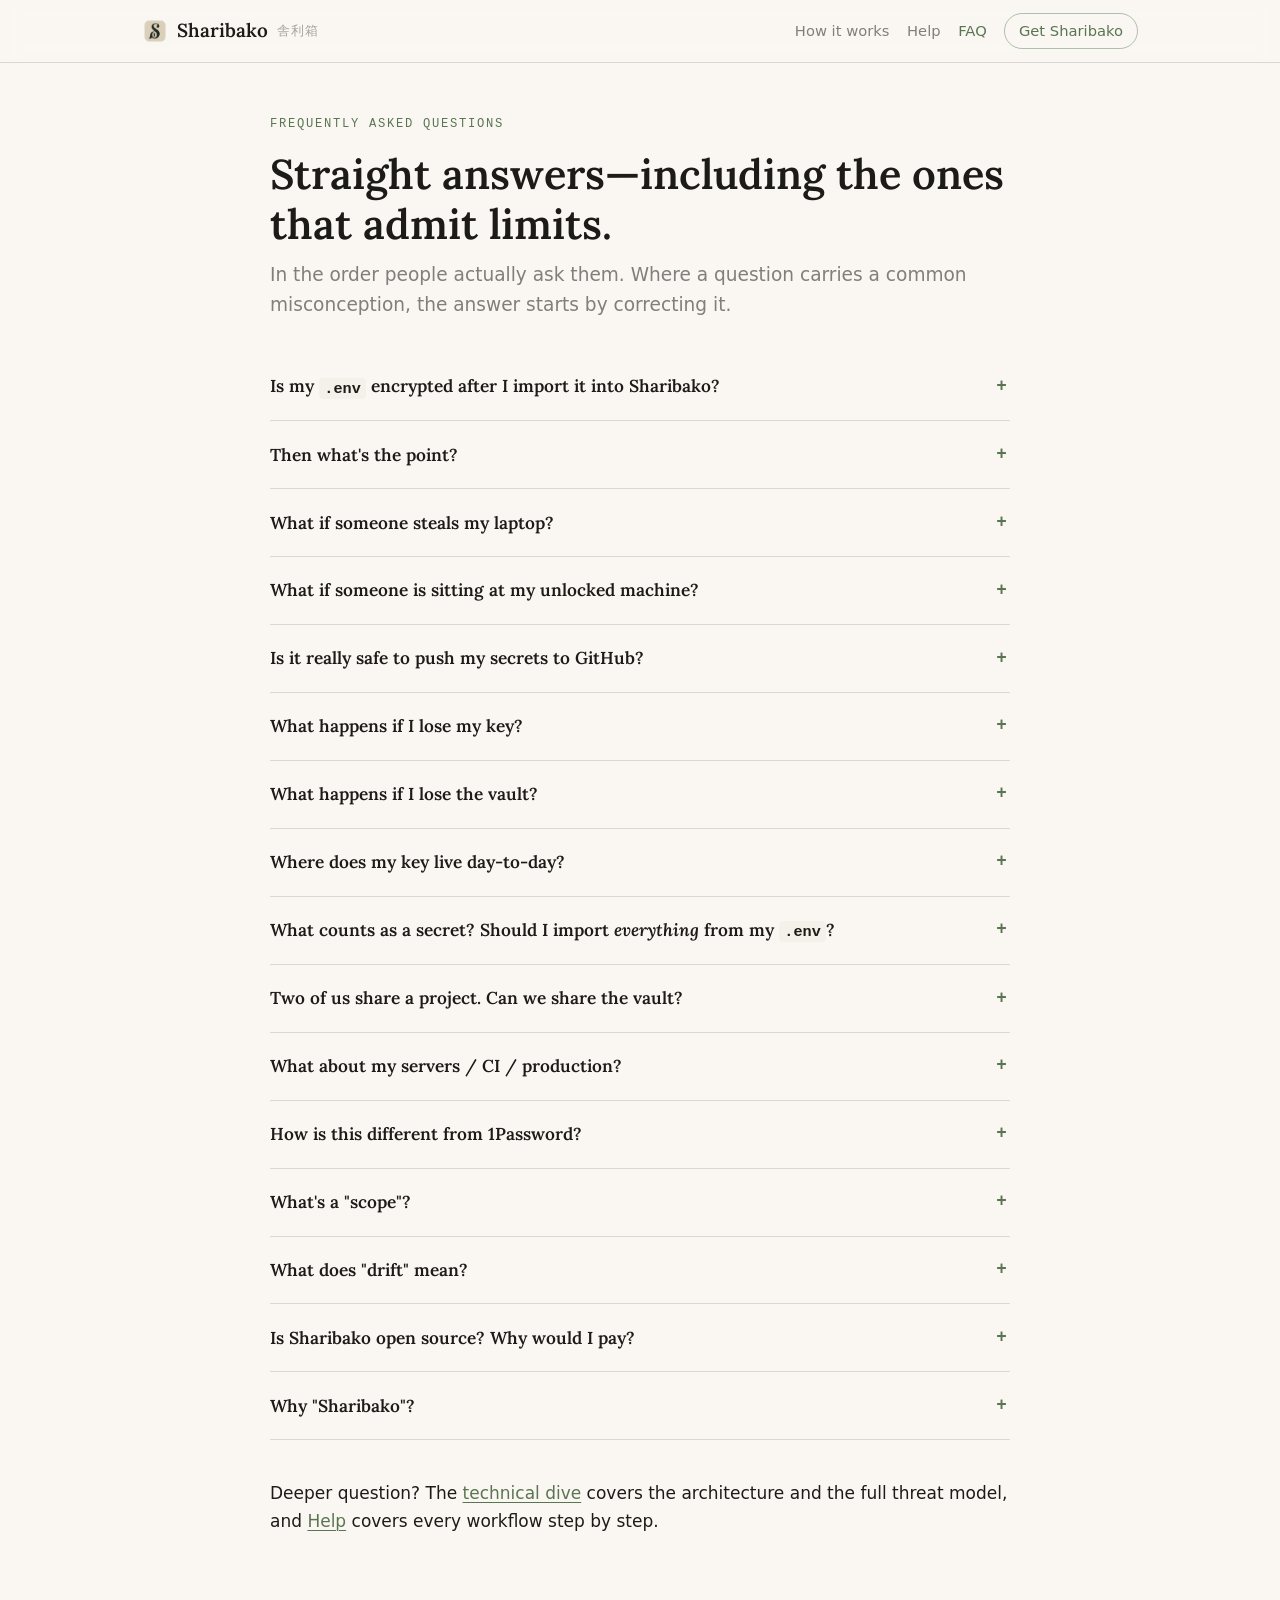
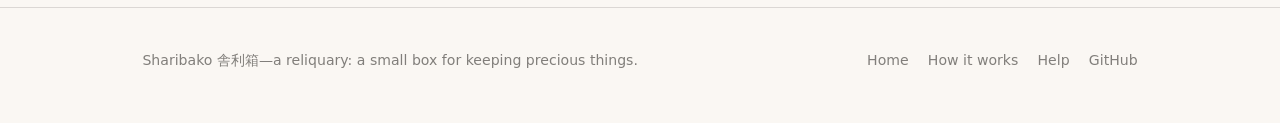
<file: faq.html>
<!DOCTYPE html>
<html lang="en">
<head>
  <meta charset="UTF-8" />
  <meta name="viewport" content="width=device-width, initial-scale=1.0" />
  <title>Sharibako FAQ—honest answers about secrets, encryption, and your vault</title>
  <meta name="description" content="Is my .env encrypted? What if my laptop is stolen? Is pushing secrets to GitHub safe? What if I lose my key? Straight answers, including the ones that admit limits." />
  <link rel="canonical" href="https://sharibako.sageframe.net/faq.html" />
  <link rel="icon" type="image/png" sizes="32x32" href="assets/icons/favicon-32.png" />
  <link rel="apple-touch-icon" href="assets/icons/apple-touch-icon.png" />
  <link rel="preconnect" href="https://fonts.googleapis.com" />
  <link rel="preconnect" href="https://fonts.gstatic.com" crossorigin />
  <link href="https://fonts.googleapis.com/css2?family=Lora:ital,wght@0,400;0,600;1,400;1,600&display=swap" rel="stylesheet" />
  <link rel="stylesheet" href="assets/css/site.css" />
</head>
<body>

<header class="site-header">
  <div class="header-inner">
    <a class="wordmark" href="/">
      <img src="assets/icons/app-icon.png" alt="" />
      Sharibako <span class="kanji">舎利箱</span>
    </a>
    <nav class="site-nav">
      <a href="how-it-works.html">How it works</a>
      <a href="help.html">Help</a>
      <a href="faq.html" aria-current="page">FAQ</a>
      <a class="nav-cta" href="/#get">Get Sharibako</a>
    </nav>
  </div>
</header>

<div class="page narrow prose">
  <div class="kicker">Frequently asked questions</div>
  <h1>Straight answers—including the ones that admit limits.</h1>
  <p class="lede">In the order people actually ask them. Where a question
  carries a common misconception, the answer starts by correcting it.</p>

  <div class="faq-list">

    <details>
      <summary>Is my <code>.env</code> encrypted after I import it into Sharibako?</summary>
      <div class="answer">
        <p><strong>No—and that's deliberate.</strong> Your tools need to read
        that file; encrypting it would break them or require decrypting it
        constantly, which protects nothing on a live machine. Importing makes
        an <em>encrypted copy</em> in the vault. The <code>.env</code> in your
        project stays exactly as it was—except now it's disposable, because
        the vault can regenerate it.</p>
      </div>
    </details>

    <details>
      <summary>Then what's the point?</summary>
      <div class="answer">
        <p>Before Sharibako, each <code>.env</code> was the only copy of its
        secrets—unbackable, unversioned, unrotatable, one
        <code>git add .</code> from disaster. After, the canonical copy is
        encrypted, versioned, backed up to a remote that only sees ciphertext,
        and shared keys live once instead of eight times. The working file
        goes from <strong>single point of failure</strong> to
        <strong>cache</strong>.</p>
      </div>
    </details>

    <details>
      <summary>What if someone steals my laptop?</summary>
      <div class="answer">
        <p>FileVault—Mac full-disk encryption, on by default—is your
        protection there, for everything on the disk, <code>.env</code> files
        included. Sharibako adds that the vault's contents are ciphertext even
        <em>inside</em> the disk image, and your decryption key is in the
        Keychain, which the thief can't open without your fingerprint or
        password.</p>
      </div>
    </details>

    <details>
      <summary>What if someone is sitting at my unlocked machine?</summary>
      <div class="answer">
        <p>Then they are you, as far as the machine is concerned—they can
        read your browser sessions, your SSH keys, and any <code>.env</code>
        file. <strong>No dev-secret tool can protect a live, unlocked session,
        and any that claims to is selling theater.</strong> What Sharibako
        gates behind Touch&nbsp;ID is the <em>vault</em>: revealing a stored
        secret's value, decrypting for materialize or run. The blast radius of
        an unlocked machine is your working files—not your whole vault.</p>
      </div>
    </details>

    <details>
      <summary>Is it really safe to push my secrets to GitHub?</summary>
      <div class="answer">
        <p>The remote only ever receives age-encrypted files—ciphertext.
        Without your private key (which never leaves your machine and
        Keychain), the repo's contents are noise. Use a private repo anyway:
        defense in depth, and the <em>names</em> of your scopes and keys are
        metadata you may not want public. One honest caveat: git history
        retains old ciphertext forever, so treat "delete from vault" as "stop
        using," not "erase from time."</p>
      </div>
    </details>

    <details>
      <summary>What happens if I lose my key?</summary>
      <div class="answer">
        <p><strong>You lose the vault.</strong> That is the deal with real
        encryption—there is no recovery email. This is why first-run makes
        you save a backup copy of the key and verifies you actually did. Keep
        that backup somewhere durable: iCloud Drive, a printed copy, a
        password manager. Vault + key = everything; vault − key = nothing.</p>
      </div>
    </details>

    <details>
      <summary>What happens if I lose the vault?</summary>
      <div class="answer">
        <p>If you configured a remote: <code>git clone</code>, restore your
        key, materialize—you're back. If you never set a remote and the disk
        is gone, the vault is gone. <strong>Set the remote.</strong> It's one
        field in first-run.</p>
      </div>
    </details>

    <details>
      <summary>Where does my key live day-to-day?</summary>
      <div class="answer">
        <p>In the macOS Keychain, stored so that reading it requires user
        presence—Touch&nbsp;ID or your password. When Sharibako needs it, it
        asks, uses it, and scrubs the temporary copy. A successful
        Touch&nbsp;ID is reused for five minutes so bulk operations don't
        prompt you per secret.</p>
      </div>
    </details>

    <details>
      <summary>What counts as a secret? Should I import <em>everything</em> from my <code>.env</code>?</summary>
      <div class="answer">
        <p>Import anything you'd have to rotate if it leaked. Skip pure
        configuration—ports, hostnames, flags—that belongs in git,
        visibly. Sharibako's import lets you decide per key: import it, mark
        it shared, leave it alone, or skip it.</p>
      </div>
    </details>

    <details>
      <summary>Two of us share a project. Can we share the vault?</summary>
      <div class="answer">
        <p>Two humans who trust each other can share the vault repo and the
        key—it works fine. What Sharibako doesn't have is <em>team
        features</em>: no per-person access, no audit log of who read what, no
        revoking one person. When you need those, you've outgrown the tool—use a team secret manager.</p>
      </div>
    </details>

    <details>
      <summary>What about my servers / CI / production?</summary>
      <div class="answer">
        <p>Out of scope, honestly. <code>run</code> and
        <code>materialize</code> are for humans at dev machines. Production
        secrets belong in your platform's secret manager—AWS Secrets
        Manager, Vault, your PaaS's env config—which exist precisely for
        unattended machines. Sharibako is for the laptop end of the
        pipeline.</p>
      </div>
    </details>

    <details>
      <summary>How is this different from 1Password?</summary>
      <div class="answer">
        <p>A password manager stores secrets; it doesn't know what a project
        is. Sharibako is project-shaped: it knows which directory maps to
        which secrets, writes and regenerates <code>.env</code> files, detects
        drift, injects into processes, and de-duplicates keys across projects.
        Keep your logins in the password manager; keep your project secrets
        somewhere that understands projects. (And keep your key
        <em>backup</em> in the password manager—good pairing.)</p>
      </div>
    </details>

    <details>
      <summary>What's a "scope"?</summary>
      <div class="answer">
        <p>One project's slice of the vault—usually one repo ↔ one scope.
        The <code>.sharibako</code> marker file in your project directory
        records which scope it binds to and where the <code>.env</code> should
        be written. The marker contains no secrets.</p>
      </div>
    </details>

    <details>
      <summary>What does "drift" mean?</summary>
      <div class="answer">
        <p>Your <code>.env</code> says one thing, the vault says another—usually because you hand-edited the file. Check Drift shows exactly
        which keys differ, and you choose the winner: reconcile from the
        vault, or re-import the file's value.</p>
      </div>
    </details>

    <details>
      <summary>Is Sharibako open source? Why would I pay?</summary>
      <div class="answer">
        <p>Fully open source, GPL-3.0—a security tool you can't read is a
        tool you're taking on faith. The paid download buys you the signed,
        notarized, ready-to-run build (no toolchain, no Gatekeeper fights) and
        supports development. Same code either way.</p>
      </div>
    </details>

    <details>
      <summary>Why "Sharibako"?</summary>
      <div class="answer">
        <p>舎利箱—a reliquary: a small box for keeping precious things.
        That's the whole product in one word.</p>
      </div>
    </details>

  </div>

  <p style="margin-top:2.4rem;">Deeper question? The
  <a href="how-it-works.html">technical dive</a> covers the architecture and
  the full threat model, and <a href="help.html">Help</a> covers every
  workflow step by step.</p>
</div>

<footer class="site-footer">
  <div class="footer-inner">
    <div>Sharibako <span class="kanji">舎利箱</span>—a reliquary: a small box for keeping precious things.</div>
    <div class="footer-links">
      <a href="/">Home</a>
      <a href="how-it-works.html">How it works</a>
      <a href="help.html">Help</a>
      <a href="https://github.com/sageframe-no-kaji/sharibako" target="_blank" rel="noopener">GitHub</a>
    </div>
  </div>
</footer>

</body>
</html>
</file>
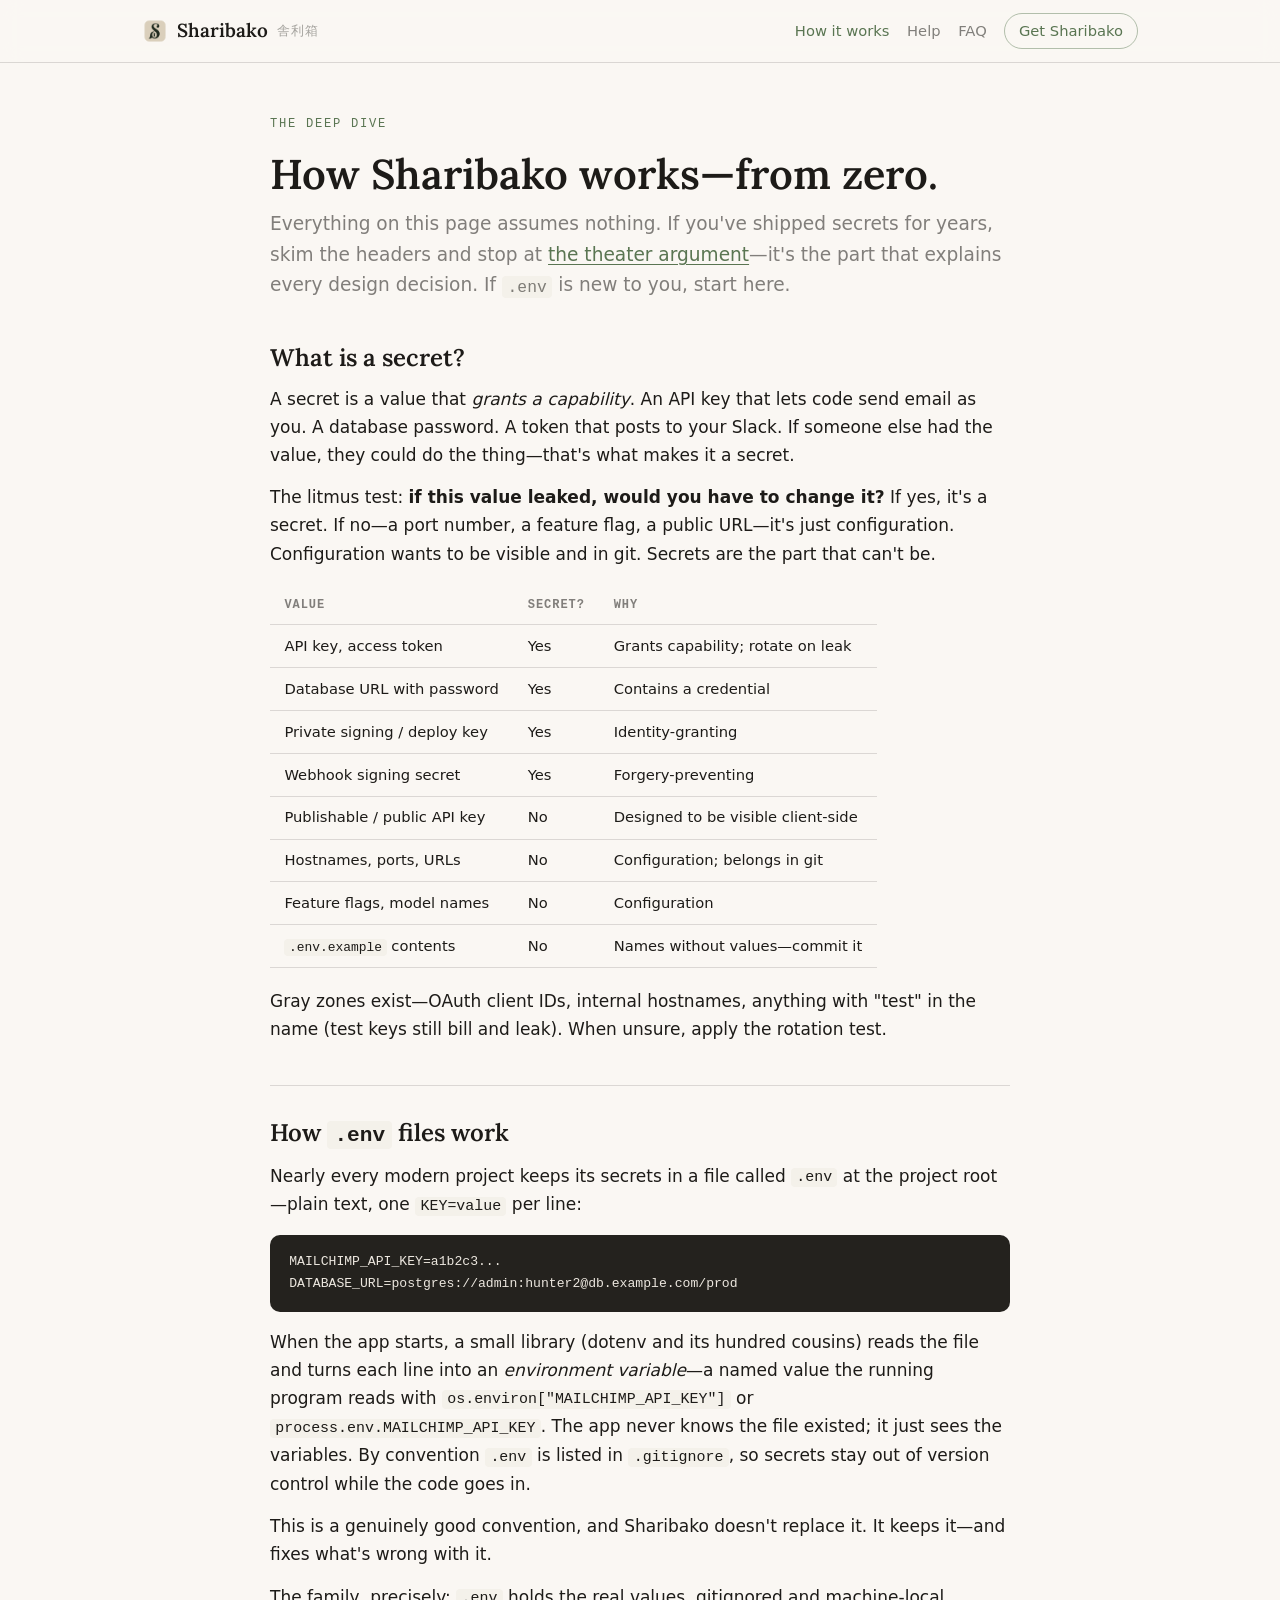
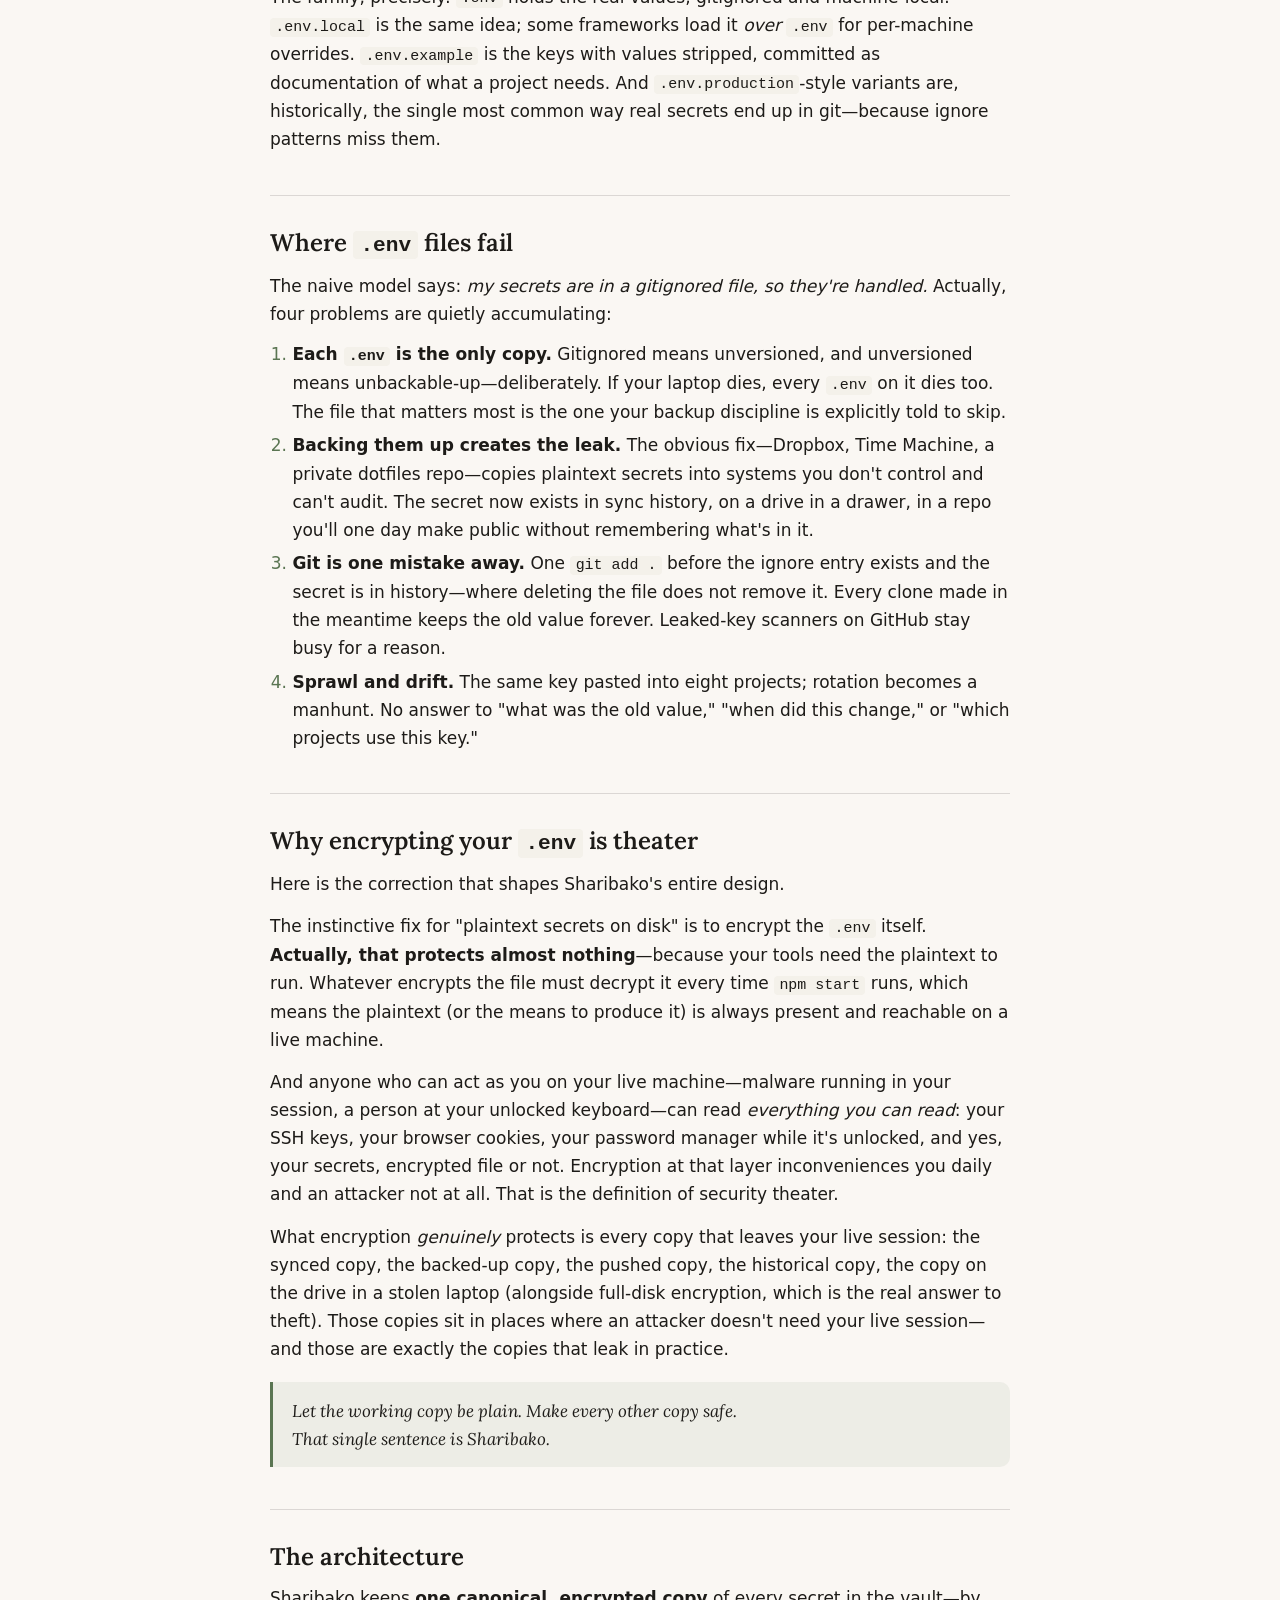
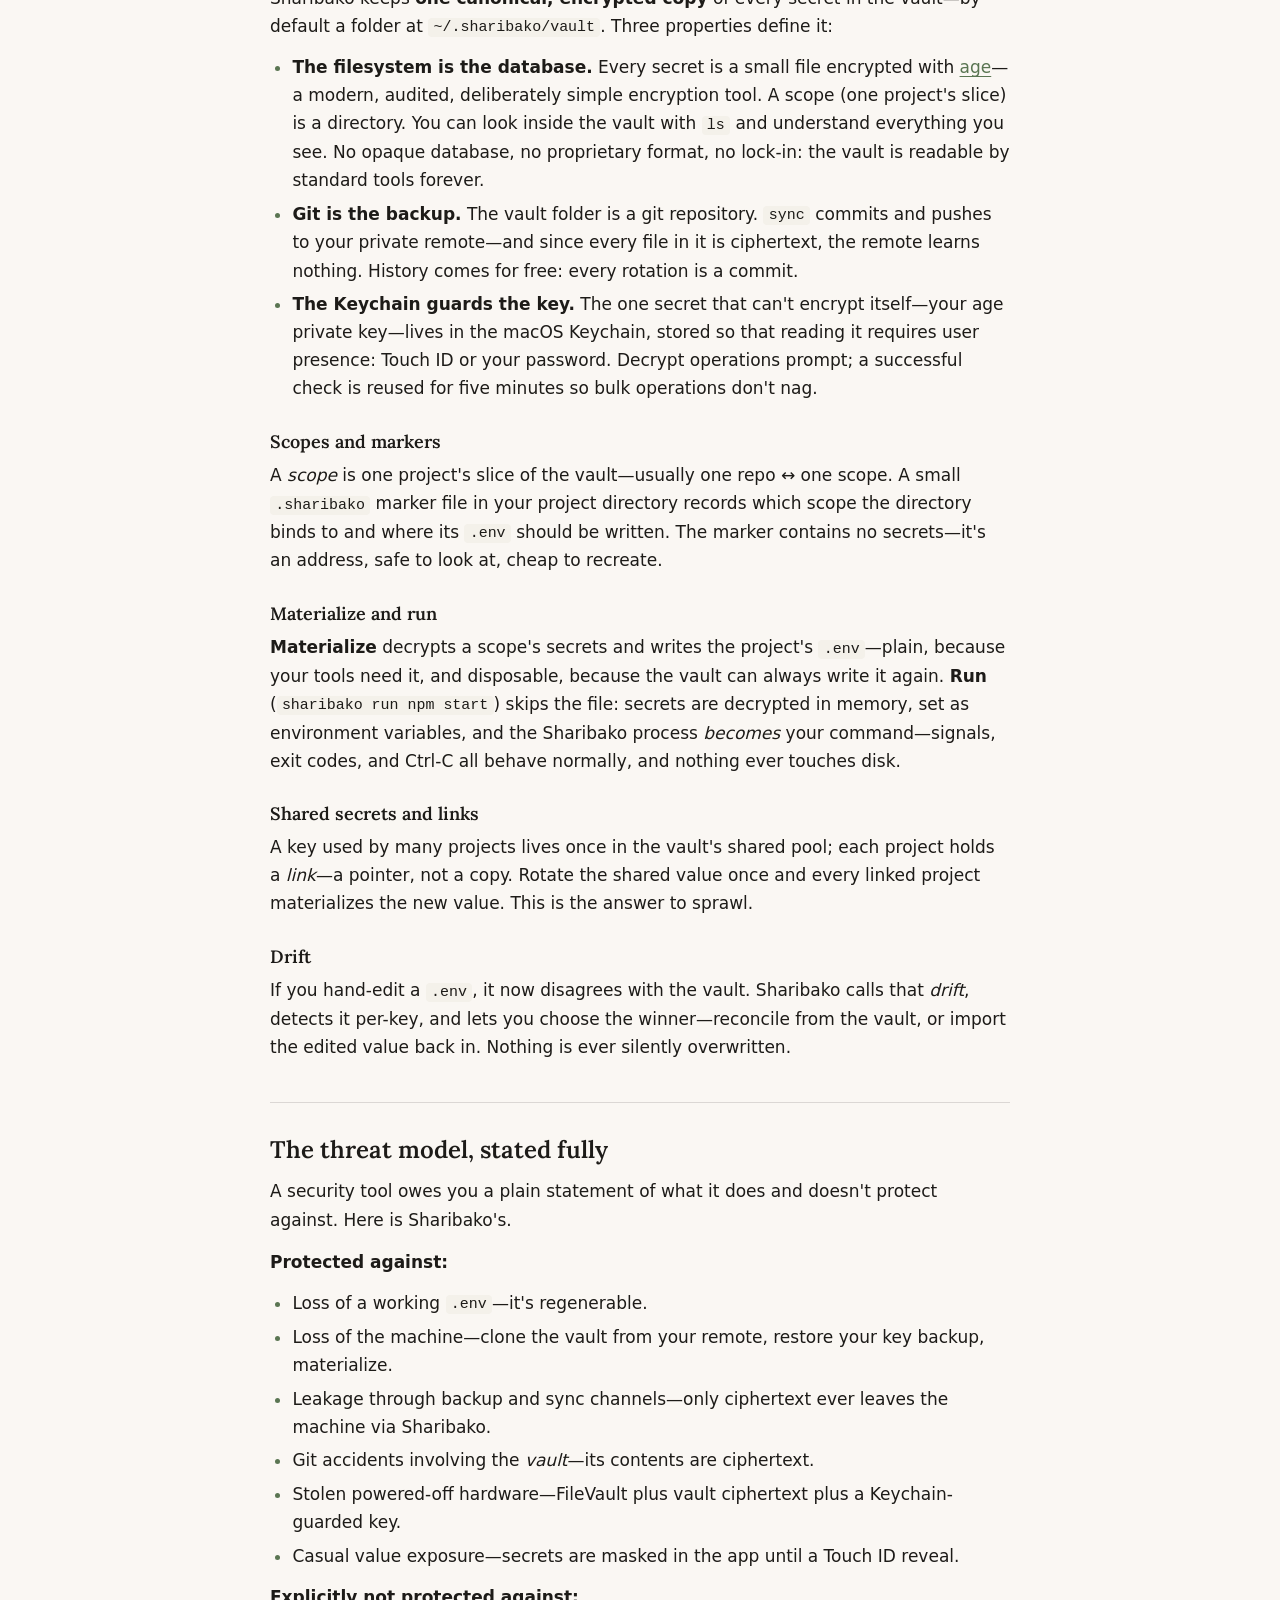
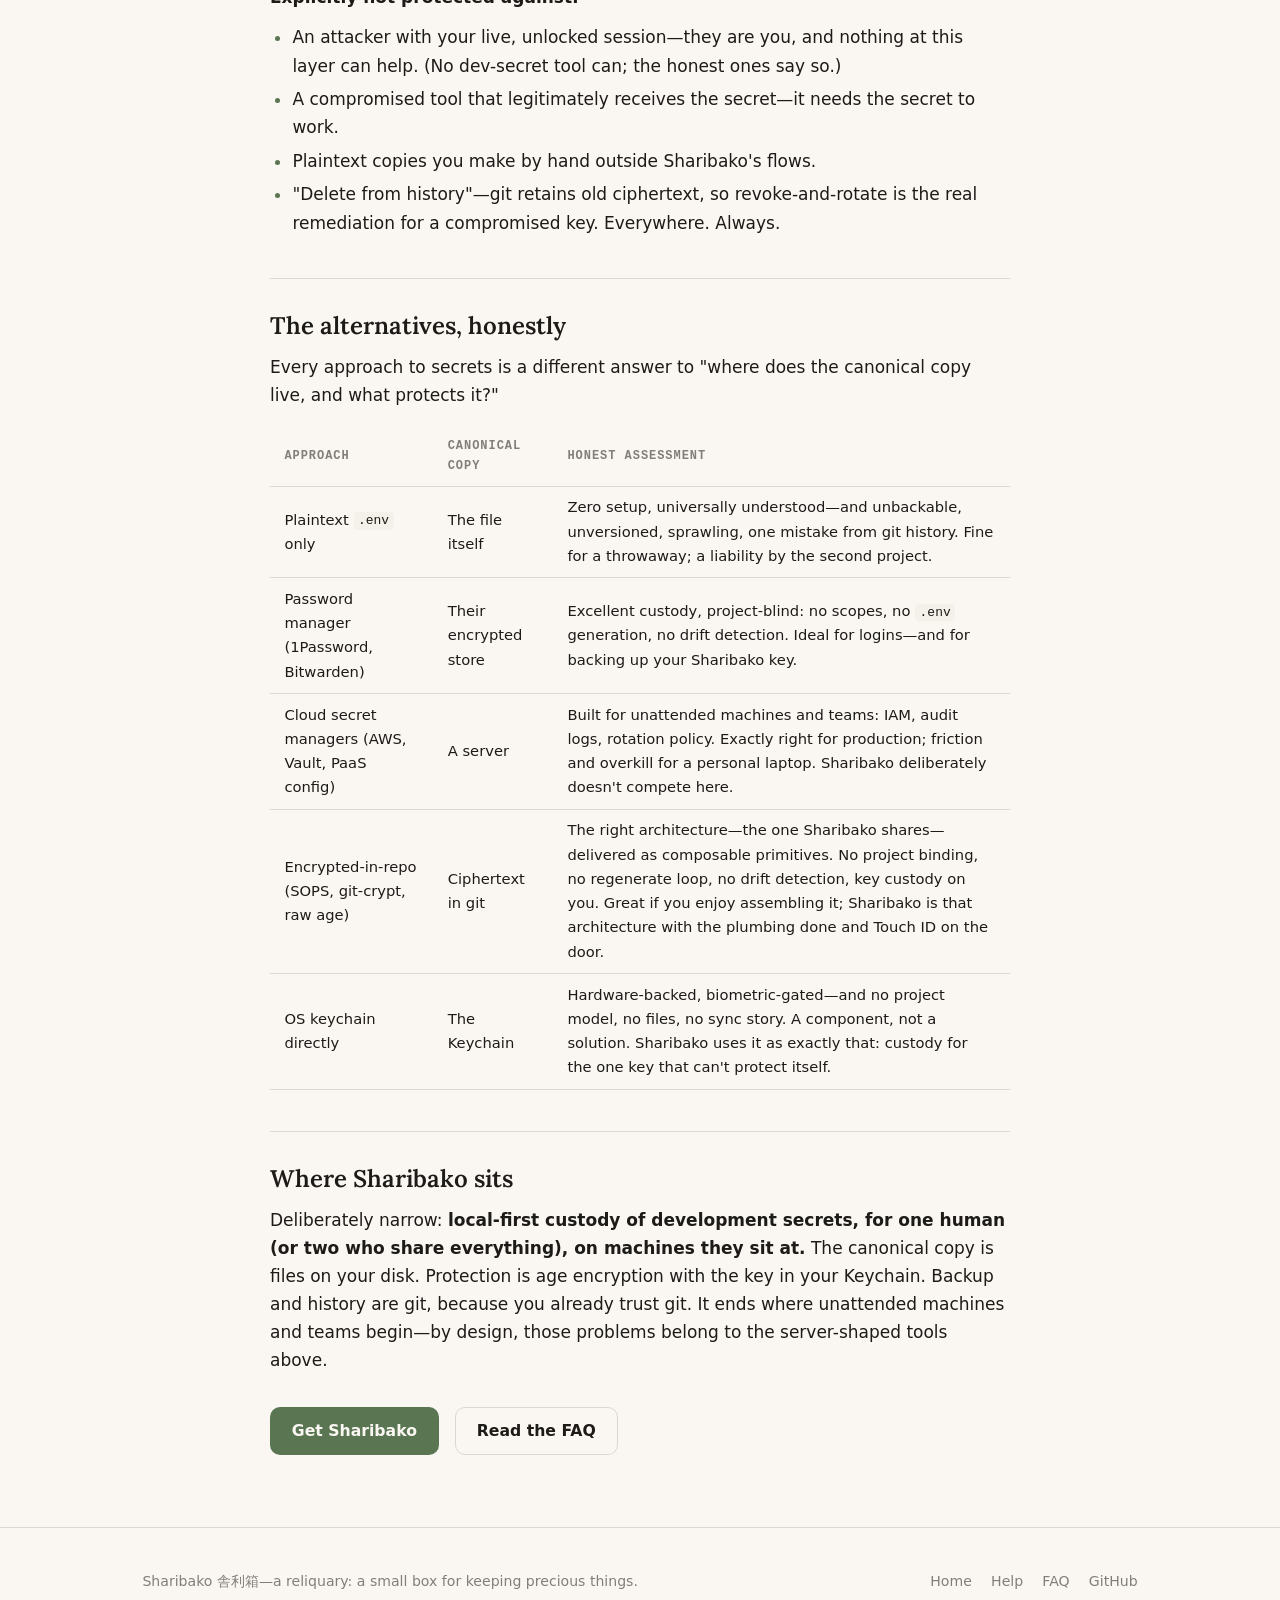
<file: how-it-works.html>
<!DOCTYPE html>
<html lang="en">
<head>
  <meta charset="UTF-8" />
  <meta name="viewport" content="width=device-width, initial-scale=1.0" />
  <title>How Sharibako Works—secrets, .env files, and the honest threat model</title>
  <meta name="description" content="The deep dive: what secrets are, how .env files actually work and where they fail, why encrypting your working .env is security theater, and how Sharibako's architecture protects the copies that actually leak." />
  <link rel="canonical" href="https://sharibako.sageframe.net/how-it-works.html" />
  <link rel="icon" type="image/png" sizes="32x32" href="assets/icons/favicon-32.png" />
  <link rel="apple-touch-icon" href="assets/icons/apple-touch-icon.png" />
  <link rel="preconnect" href="https://fonts.googleapis.com" />
  <link rel="preconnect" href="https://fonts.gstatic.com" crossorigin />
  <link href="https://fonts.googleapis.com/css2?family=Lora:ital,wght@0,400;0,600;1,400;1,600&display=swap" rel="stylesheet" />
  <link rel="stylesheet" href="assets/css/site.css" />
</head>
<body>

<header class="site-header">
  <div class="header-inner">
    <a class="wordmark" href="/">
      <img src="assets/icons/app-icon.png" alt="" />
      Sharibako <span class="kanji">舎利箱</span>
    </a>
    <nav class="site-nav">
      <a href="how-it-works.html" aria-current="page">How it works</a>
      <a href="help.html">Help</a>
      <a href="faq.html">FAQ</a>
      <a class="nav-cta" href="/#get">Get Sharibako</a>
    </nav>
  </div>
</header>

<div class="page narrow prose">
  <div class="kicker">The deep dive</div>
  <h1>How Sharibako works—from zero.</h1>
  <p class="lede">Everything on this page assumes nothing. If you've shipped
  secrets for years, skim the headers and stop at
  <a href="#theater">the theater argument</a>—it's the part that explains
  every design decision. If <code>.env</code> is new to you, start here.</p>

  <h2 id="secrets">What is a secret?</h2>
  <p>A secret is a value that <em>grants a capability</em>. An API key that
  lets code send email as you. A database password. A token that posts to your
  Slack. If someone else had the value, they could do the thing—that's what
  makes it a secret.</p>
  <p>The litmus test: <strong>if this value leaked, would you have to change
  it?</strong> If yes, it's a secret. If no—a port number, a feature flag, a
  public URL—it's just configuration. Configuration wants to be visible and
  in git. Secrets are the part that can't be.</p>
  <table>
    <thead><tr><th>Value</th><th>Secret?</th><th>Why</th></tr></thead>
    <tbody>
      <tr><td>API key, access token</td><td>Yes</td><td>Grants capability; rotate on leak</td></tr>
      <tr><td>Database URL with password</td><td>Yes</td><td>Contains a credential</td></tr>
      <tr><td>Private signing / deploy key</td><td>Yes</td><td>Identity-granting</td></tr>
      <tr><td>Webhook signing secret</td><td>Yes</td><td>Forgery-preventing</td></tr>
      <tr><td>Publishable / public API key</td><td>No</td><td>Designed to be visible client-side</td></tr>
      <tr><td>Hostnames, ports, URLs</td><td>No</td><td>Configuration; belongs in git</td></tr>
      <tr><td>Feature flags, model names</td><td>No</td><td>Configuration</td></tr>
      <tr><td><code>.env.example</code> contents</td><td>No</td><td>Names without values—commit it</td></tr>
    </tbody>
  </table>
  <p>Gray zones exist—OAuth client IDs, internal hostnames, anything with
  "test" in the name (test keys still bill and leak). When unsure, apply the
  rotation test.</p>

  <h2 id="dotenv">How <code>.env</code> files work</h2>
  <p>Nearly every modern project keeps its secrets in a file called
  <code>.env</code> at the project root—plain text, one
  <code>KEY=value</code> per line:</p>
  <pre><code>MAILCHIMP_API_KEY=a1b2c3...
DATABASE_URL=postgres://admin:hunter2@db.example.com/prod</code></pre>
  <p>When the app starts, a small library (dotenv and its hundred cousins)
  reads the file and turns each line into an <em>environment variable</em>—a
  named value the running program reads with
  <code>os.environ["MAILCHIMP_API_KEY"]</code> or
  <code>process.env.MAILCHIMP_API_KEY</code>. The app never knows the file
  existed; it just sees the variables. By convention <code>.env</code> is
  listed in <code>.gitignore</code>, so secrets stay out of version control
  while the code goes in.</p>
  <p>This is a genuinely good convention, and Sharibako doesn't replace it.
  It keeps it—and fixes what's wrong with it.</p>
  <p>The family, precisely: <code>.env</code> holds the real values, gitignored
  and machine-local. <code>.env.local</code> is the same idea; some frameworks
  load it <em>over</em> <code>.env</code> for per-machine overrides.
  <code>.env.example</code> is the keys with values stripped, committed as
  documentation of what a project needs. And
  <code>.env.production</code>-style variants are, historically, the single
  most common way real secrets end up in git—because ignore patterns miss
  them.</p>

  <h2 id="failures">Where <code>.env</code> files fail</h2>
  <p>The naive model says: <em>my secrets are in a gitignored file, so they're
  handled.</em> Actually, four problems are quietly accumulating:</p>
  <ol>
    <li><strong>Each <code>.env</code> is the only copy.</strong> Gitignored
    means unversioned, and unversioned means unbackable-up—deliberately. If
    your laptop dies, every <code>.env</code> on it dies too. The file that
    matters most is the one your backup discipline is explicitly told to
    skip.</li>
    <li><strong>Backing them up creates the leak.</strong> The obvious fix—Dropbox, Time Machine, a private dotfiles repo—copies plaintext secrets
    into systems you don't control and can't audit. The secret now exists in
    sync history, on a drive in a drawer, in a repo you'll one day make public
    without remembering what's in it.</li>
    <li><strong>Git is one mistake away.</strong> One <code>git add .</code>
    before the ignore entry exists and the secret is in history—where
    deleting the file does not remove it. Every clone made in the meantime
    keeps the old value forever. Leaked-key scanners on GitHub stay busy for a
    reason.</li>
    <li><strong>Sprawl and drift.</strong> The same key pasted into eight
    projects; rotation becomes a manhunt. No answer to "what was the old
    value," "when did this change," or "which projects use this key."</li>
  </ol>

  <h2 id="theater">Why encrypting your <code>.env</code> is theater</h2>
  <p>Here is the correction that shapes Sharibako's entire design.</p>
  <p>The instinctive fix for "plaintext secrets on disk" is to encrypt the
  <code>.env</code> itself. <strong>Actually, that protects almost
  nothing</strong>—because your tools need the plaintext to run. Whatever
  encrypts the file must decrypt it every time <code>npm start</code> runs,
  which means the plaintext (or the means to produce it) is always present and
  reachable on a live machine.</p>
  <p>And anyone who can act as you on your live machine—malware running in
  your session, a person at your unlocked keyboard—can read <em>everything
  you can read</em>: your SSH keys, your browser cookies, your password
  manager while it's unlocked, and yes, your secrets, encrypted file or not.
  Encryption at that layer inconveniences you daily and an attacker not at
  all. That is the definition of security theater.</p>
  <p>What encryption <em>genuinely</em> protects is every copy that leaves
  your live session: the synced copy, the backed-up copy, the pushed copy, the
  historical copy, the copy on the drive in a stolen laptop (alongside
  full-disk encryption, which is the real answer to theft). Those copies sit
  in places where an attacker doesn't need your live session—and those are
  exactly the copies that leak in practice.</p>
  <blockquote>Let the working copy be plain. Make every other copy safe.
  <br />That single sentence is Sharibako.</blockquote>

  <h2 id="architecture">The architecture</h2>
  <p>Sharibako keeps <strong>one canonical, encrypted copy</strong> of every
  secret in the vault—by default a folder at
  <code>~/.sharibako/vault</code>. Three properties define it:</p>
  <ul>
    <li><strong>The filesystem is the database.</strong> Every secret is a
    small file encrypted with <a href="https://age-encryption.org"
    target="_blank" rel="noopener">age</a>—a modern, audited, deliberately
    simple encryption tool. A scope (one project's slice) is a directory. You
    can look inside the vault with <code>ls</code> and understand everything
    you see. No opaque database, no proprietary format, no lock-in: the vault
    is readable by standard tools forever.</li>
    <li><strong>Git is the backup.</strong> The vault folder is a git
    repository. <code>sync</code> commits and pushes to your private remote—and since every file in it is ciphertext, the remote learns nothing.
    History comes for free: every rotation is a commit.</li>
    <li><strong>The Keychain guards the key.</strong> The one secret that
    can't encrypt itself—your age private key—lives in the macOS Keychain,
    stored so that reading it requires user presence: Touch&nbsp;ID or your
    password. Decrypt operations prompt; a successful check is reused for
    five minutes so bulk operations don't nag.</li>
  </ul>

  <h3>Scopes and markers</h3>
  <p>A <em>scope</em> is one project's slice of the vault—usually one repo ↔
  one scope. A small <code>.sharibako</code> marker file in your project
  directory records which scope the directory binds to and where its
  <code>.env</code> should be written. The marker contains no secrets—it's
  an address, safe to look at, cheap to recreate.</p>

  <h3>Materialize and run</h3>
  <p><strong>Materialize</strong> decrypts a scope's secrets and writes the
  project's <code>.env</code>—plain, because your tools need it, and
  disposable, because the vault can always write it again.
  <strong>Run</strong> (<code>sharibako run npm start</code>) skips the file:
  secrets are decrypted in memory, set as environment variables, and the
  Sharibako process <em>becomes</em> your command—signals, exit codes, and
  Ctrl-C all behave normally, and nothing ever touches disk.</p>

  <h3>Shared secrets and links</h3>
  <p>A key used by many projects lives once in the vault's shared pool;
  each project holds a <em>link</em>—a pointer, not a copy. Rotate the
  shared value once and every linked project materializes the new value.
  This is the answer to sprawl.</p>

  <h3>Drift</h3>
  <p>If you hand-edit a <code>.env</code>, it now disagrees with the vault.
  Sharibako calls that <em>drift</em>, detects it per-key, and lets you choose
  the winner—reconcile from the vault, or import the edited value back in.
  Nothing is ever silently overwritten.</p>

  <h2 id="threat-model">The threat model, stated fully</h2>
  <p>A security tool owes you a plain statement of what it does and doesn't
  protect against. Here is Sharibako's.</p>
  <p><strong>Protected against:</strong></p>
  <ul>
    <li>Loss of a working <code>.env</code>—it's regenerable.</li>
    <li>Loss of the machine—clone the vault from your remote, restore your
    key backup, materialize.</li>
    <li>Leakage through backup and sync channels—only ciphertext ever leaves
    the machine via Sharibako.</li>
    <li>Git accidents involving the <em>vault</em>—its contents are
    ciphertext.</li>
    <li>Stolen powered-off hardware—FileVault plus vault ciphertext plus a
    Keychain-guarded key.</li>
    <li>Casual value exposure—secrets are masked in the app until a
    Touch&nbsp;ID reveal.</li>
  </ul>
  <p><strong>Explicitly not protected against:</strong></p>
  <ul>
    <li>An attacker with your live, unlocked session—they are you, and
    nothing at this layer can help. (No dev-secret tool can; the honest ones
    say so.)</li>
    <li>A compromised tool that legitimately receives the secret—it needs
    the secret to work.</li>
    <li>Plaintext copies you make by hand outside Sharibako's flows.</li>
    <li>"Delete from history"—git retains old ciphertext, so
    revoke-and-rotate is the real remediation for a compromised key.
    Everywhere. Always.</li>
  </ul>

  <h2 id="options">The alternatives, honestly</h2>
  <p>Every approach to secrets is a different answer to "where does the
  canonical copy live, and what protects it?"</p>
  <table>
    <thead><tr><th>Approach</th><th>Canonical copy</th><th>Honest assessment</th></tr></thead>
    <tbody>
      <tr><td>Plaintext <code>.env</code> only</td><td>The file itself</td>
      <td>Zero setup, universally understood—and unbackable, unversioned,
      sprawling, one mistake from git history. Fine for a throwaway; a
      liability by the second project.</td></tr>
      <tr><td>Password manager (1Password, Bitwarden)</td><td>Their encrypted store</td>
      <td>Excellent custody, project-blind: no scopes, no <code>.env</code>
      generation, no drift detection. Ideal for logins—and for backing up
      your Sharibako key.</td></tr>
      <tr><td>Cloud secret managers (AWS, Vault, PaaS config)</td><td>A server</td>
      <td>Built for unattended machines and teams: IAM, audit logs, rotation
      policy. Exactly right for production; friction and overkill for a
      personal laptop. Sharibako deliberately doesn't compete here.</td></tr>
      <tr><td>Encrypted-in-repo (SOPS, git-crypt, raw age)</td><td>Ciphertext in git</td>
      <td>The right architecture—the one Sharibako shares—delivered as
      composable primitives. No project binding, no regenerate loop, no drift
      detection, key custody on you. Great if you enjoy assembling it;
      Sharibako is that architecture with the plumbing done and
      Touch&nbsp;ID on the door.</td></tr>
      <tr><td>OS keychain directly</td><td>The Keychain</td>
      <td>Hardware-backed, biometric-gated—and no project model, no files,
      no sync story. A component, not a solution. Sharibako uses it as exactly
      that: custody for the one key that can't protect itself.</td></tr>
    </tbody>
  </table>

  <h2 id="fit">Where Sharibako sits</h2>
  <p>Deliberately narrow: <strong>local-first custody of development secrets,
  for one human (or two who share everything), on machines they sit
  at.</strong> The canonical copy is files on your disk. Protection is age
  encryption with the key in your Keychain. Backup and history are git,
  because you already trust git. It ends where unattended machines and teams
  begin—by design, those problems belong to the server-shaped tools
  above.</p>
  <p style="margin-top:2rem;"><a class="btn btn-primary" href="/#get">Get Sharibako</a>
  &nbsp; <a class="btn btn-ghost" href="faq.html">Read the FAQ</a></p>
</div>

<footer class="site-footer">
  <div class="footer-inner">
    <div>Sharibako <span class="kanji">舎利箱</span>—a reliquary: a small box for keeping precious things.</div>
    <div class="footer-links">
      <a href="/">Home</a>
      <a href="help.html">Help</a>
      <a href="faq.html">FAQ</a>
      <a href="https://github.com/sageframe-no-kaji/sharibako" target="_blank" rel="noopener">GitHub</a>
    </div>
  </div>
</footer>

</body>
</html>
</file>
<file: assets/css/site.css>
/* Sharibako — site styles.
   Wears the pālana palette the app itself wears: warm paper grounds,
   moss accent, rust for warnings. Light + dark via prefers-color-scheme. */

:root {
  --ground: #FAF7F3;
  --ground-deep: #F4F1EA;
  --panel: #EDEEF1;
  --ink: #1D1B18;
  --ink-faint: rgba(29, 27, 24, 0.55);
  --ink-ghost: rgba(29, 27, 24, 0.38);
  --accent: #5A7552;
  --accent-deep: #48603F;
  --alarm: #984D3C;
  --umber: #945C2E;
  --hairline: rgba(29, 27, 24, 0.14);
  --wash: rgba(90, 117, 82, 0.08);
  --wash-strong: rgba(90, 117, 82, 0.16);
  --alarm-wash: rgba(152, 77, 60, 0.08);
  --term-bg: #24221E;
  --term-ink: #ECE7DF;
  --serif: "Lora", Georgia, "Times New Roman", serif;
  --sans: -apple-system, BlinkMacSystemFont, "Segoe UI", system-ui, sans-serif;
  --mono: ui-monospace, "SF Mono", SFMono-Regular, Menlo, Consolas, monospace;
}

@media (prefers-color-scheme: dark) {
  :root {
    --ground: #1B1A17;
    --ground-deep: #24221E;
    --panel: #20222A;
    --ink: #ECE7DF;
    --ink-faint: rgba(236, 231, 223, 0.6);
    --ink-ghost: rgba(236, 231, 223, 0.4);
    --accent: #7E9B72;
    --accent-deep: #93AE88;
    --alarm: #C56B57;
    --umber: #BF8A52;
    --hairline: rgba(236, 231, 223, 0.15);
    --wash: rgba(126, 155, 114, 0.13);
    --wash-strong: rgba(126, 155, 114, 0.22);
    --alarm-wash: rgba(197, 107, 87, 0.12);
    --term-bg: #14130F;
    --term-ink: #ECE7DF;
  }
}

* { margin: 0; padding: 0; box-sizing: border-box; }

html { scroll-behavior: smooth; }

body {
  background: var(--ground);
  color: var(--ink);
  font-family: var(--sans);
  font-size: 17px;
  line-height: 1.65;
  -webkit-font-smoothing: antialiased;
}

::selection { background: var(--wash-strong); }

img { max-width: 100%; display: block; }

a { color: var(--accent); text-decoration-thickness: 1px; text-underline-offset: 3px; }
a:hover { color: var(--accent-deep); }

code, .mono {
  font-family: var(--mono);
  font-size: 0.88em;
  background: var(--ground-deep);
  border-radius: 4px;
  padding: 0.1em 0.35em;
}

/* ---------- header ---------- */

.site-header {
  border-bottom: 1px solid var(--hairline);
  background: color-mix(in srgb, var(--ground) 88%, transparent);
  backdrop-filter: blur(10px);
  position: sticky;
  top: 0;
  z-index: 20;
}

.header-inner {
  max-width: 1040px;
  margin: 0 auto;
  padding: 0.8rem 1.4rem;
  display: flex;
  align-items: center;
  gap: 1.2rem;
}

.wordmark {
  display: flex;
  align-items: center;
  gap: 0.55rem;
  text-decoration: none;
  color: var(--ink);
  font-family: var(--serif);
  font-size: 1.18rem;
  font-weight: 600;
}
.wordmark img { width: 26px; height: 26px; border-radius: 6px; }
.wordmark .kanji { font-size: 0.8rem; color: var(--ink-ghost); font-weight: 400; letter-spacing: 0.08em; }

.site-nav { margin-left: auto; display: flex; gap: 1.1rem; align-items: center; }
.site-nav a {
  color: var(--ink-faint);
  text-decoration: none;
  font-size: 0.92rem;
}
.site-nav a:hover { color: var(--ink); }
.site-nav a[aria-current="page"] { color: var(--accent); }
.site-nav .nav-cta {
  color: var(--accent);
  border: 1px solid color-mix(in srgb, var(--accent) 45%, transparent);
  padding: 0.32rem 0.85rem;
  border-radius: 999px;
}
.site-nav .nav-cta:hover { background: var(--wash); color: var(--accent-deep); }

@media (max-width: 640px) {
  .site-nav { gap: 0.75rem; }
  .site-nav a { font-size: 0.85rem; }
  .wordmark .kanji { display: none; }
}

/* ---------- layout ---------- */

.page { max-width: 1040px; margin: 0 auto; padding: 0 1.4rem; }
.narrow { max-width: 740px; margin-left: auto; margin-right: auto; }

section { padding: 4.2rem 0; }
section + section { border-top: 1px solid var(--hairline); }

.kicker {
  font-family: var(--mono);
  font-size: 0.76rem;
  letter-spacing: 0.14em;
  text-transform: uppercase;
  color: var(--accent);
  margin-bottom: 0.9rem;
}

h1, h2, h3 { font-family: var(--serif); font-weight: 600; line-height: 1.22; }
h2 { font-size: 1.9rem; margin-bottom: 1.1rem; }
h3 { font-size: 1.18rem; margin: 1.8rem 0 0.5rem; }

p + p { margin-top: 0.9rem; }
.lede { font-size: 1.16rem; color: var(--ink-faint); }

/* ---------- hero ---------- */

.hero { padding: 5rem 0 4rem; border-bottom: 1px solid var(--hairline); }
.hero-grid { display: grid; grid-template-columns: 1.25fr 1fr; gap: 3rem; align-items: center; }
@media (max-width: 820px) { .hero-grid { grid-template-columns: 1fr; } }

.hero h1 {
  font-size: clamp(2.2rem, 5vw, 3.2rem);
  margin: 0.4rem 0 1.1rem;
}
.hero h1 em { font-style: italic; color: var(--accent); }

.hero .sub { font-size: 1.14rem; color: var(--ink-faint); max-width: 34em; }

.hero-actions { display: flex; gap: 0.8rem; margin-top: 1.8rem; flex-wrap: wrap; align-items: center; }

.btn {
  display: inline-flex;
  align-items: center;
  gap: 0.45rem;
  font-size: 0.98rem;
  font-weight: 550;
  text-decoration: none;
  border-radius: 10px;
  padding: 0.65rem 1.3rem;
  border: 1px solid transparent;
}
.btn-primary { background: var(--accent); color: #FAF7F3; }
.btn-primary:hover { background: var(--accent-deep); color: #FAF7F3; }
.btn-ghost { border-color: var(--hairline); color: var(--ink); }
.btn-ghost:hover { background: var(--ground-deep); color: var(--ink); }

.hero-note { font-size: 0.85rem; color: var(--ink-ghost); margin-top: 0.9rem; }

/* the one-sentence principle block */
.principle {
  margin-top: 2.2rem;
  border-left: 3px solid var(--accent);
  background: var(--wash);
  border-radius: 0 10px 10px 0;
  padding: 1rem 1.3rem;
  font-family: var(--serif);
  font-size: 1.12rem;
  font-style: italic;
}

/* ---------- terminal mock ---------- */

.terminal {
  background: var(--term-bg);
  color: var(--term-ink);
  border-radius: 12px;
  box-shadow: 0 18px 44px rgba(29, 27, 24, 0.18);
  overflow: hidden;
  font-family: var(--mono);
  font-size: 0.82rem;
  line-height: 1.75;
}
.terminal-bar {
  display: flex;
  gap: 6px;
  padding: 0.6rem 0.85rem;
  background: rgba(255, 255, 255, 0.05);
  border-bottom: 1px solid rgba(255, 255, 255, 0.07);
}
.terminal-bar span { width: 11px; height: 11px; border-radius: 50%; background: rgba(255,255,255,0.16); }
.terminal-bar span:first-child { background: #C56B57; }
.terminal-bar span:nth-child(2) { background: #BF8A52; }
.terminal-bar span:nth-child(3) { background: #7E9B72; }
.terminal-body { padding: 1rem 1.2rem 1.2rem; overflow-x: auto; }
.terminal-body .p { color: #7E9B72; }
.terminal-body .c { color: rgba(236, 231, 223, 0.45); }
.terminal-body .k { color: #BF8A52; }

/* ---------- flow diagram ---------- */

.flow {
  display: flex;
  align-items: stretch;
  gap: 0;
  margin: 2.4rem 0 0.6rem;
  flex-wrap: wrap;
  justify-content: center;
}
.flow-node {
  flex: 1 1 200px;
  max-width: 280px;
  border: 1px solid var(--hairline);
  border-radius: 12px;
  background: var(--ground-deep);
  padding: 1.1rem 1.2rem;
  text-align: center;
}
.flow-node.vault {
  background: var(--wash);
  border-color: color-mix(in srgb, var(--accent) 40%, transparent);
}
.flow-node .glyph { font-size: 1.5rem; margin-bottom: 0.3rem; }
.flow-node h4 { font-family: var(--serif); font-size: 1.02rem; margin-bottom: 0.25rem; }
.flow-node p { font-size: 0.84rem; color: var(--ink-faint); line-height: 1.5; }
.flow-arrow {
  align-self: center;
  padding: 0 0.9rem;
  color: var(--ink-ghost);
  font-size: 1.3rem;
}
@media (max-width: 760px) {
  .flow { flex-direction: column; align-items: center; }
  .flow-arrow { transform: rotate(90deg); padding: 0.4rem 0; }
  .flow-node { width: 100%; max-width: 380px; }
}

/* ---------- cards ---------- */

.cards { display: grid; grid-template-columns: repeat(3, 1fr); gap: 1.1rem; margin-top: 2rem; }
@media (max-width: 820px) { .cards { grid-template-columns: 1fr; } }

.card {
  border: 1px solid var(--hairline);
  border-radius: 14px;
  padding: 1.5rem 1.4rem;
  background: var(--ground-deep);
}
.card .num {
  font-family: var(--mono);
  font-size: 0.78rem;
  color: var(--accent);
  letter-spacing: 0.1em;
  margin-bottom: 0.6rem;
}
.card h3 { font-size: 1.12rem; margin: 0 0 0.5rem; }
.card p { font-size: 0.94rem; color: var(--ink-faint); }
.card code { background: color-mix(in srgb, var(--ground) 70%, transparent); }

/* ---------- honesty / callout blocks ---------- */

.callout {
  border: 1px solid var(--hairline);
  border-radius: 14px;
  padding: 1.6rem 1.7rem;
  margin-top: 2rem;
  background: var(--ground-deep);
}
.callout.rust {
  border-color: color-mix(in srgb, var(--alarm) 35%, transparent);
  background: var(--alarm-wash);
}
.callout h3 { margin-top: 0; }
.callout .kicker { color: var(--alarm); }

/* ---------- pricing ---------- */

.pricing { display: grid; grid-template-columns: 1fr 1fr; gap: 1.2rem; margin-top: 2.2rem; }
@media (max-width: 720px) { .pricing { grid-template-columns: 1fr; } }
.price-card {
  border: 1px solid var(--hairline);
  border-radius: 16px;
  padding: 1.9rem 1.7rem;
  background: var(--ground-deep);
  display: flex;
  flex-direction: column;
  gap: 0.7rem;
}
.price-card.featured { border-color: color-mix(in srgb, var(--accent) 50%, transparent); background: var(--wash); }
.price-card .price { font-family: var(--serif); font-size: 2rem; }
.price-card .price small { font-size: 0.9rem; color: var(--ink-faint); font-family: var(--sans); }
.price-card ul { list-style: none; font-size: 0.92rem; color: var(--ink-faint); }
.price-card li { padding: 0.22rem 0 0.22rem 1.4rem; position: relative; }
.price-card li::before { content: "✓"; position: absolute; left: 0; color: var(--accent); }
.price-card .btn { margin-top: auto; justify-content: center; }

/* ---------- prose pages (how-it-works, help) ---------- */

.prose { padding: 3.2rem 0 4.5rem; }
.prose h1 { font-size: clamp(1.9rem, 4.5vw, 2.6rem); margin-bottom: 0.6rem; }
.prose h2 { font-size: 1.5rem; margin: 2.6rem 0 0.8rem; padding-top: 2rem; border-top: 1px solid var(--hairline); }
.prose h2:first-of-type { border-top: none; padding-top: 0; }
.prose h3 { font-size: 1.12rem; }
.prose ul, .prose ol { padding-left: 1.4rem; margin: 0.8rem 0; }
.prose li { margin: 0.35rem 0; }
.prose li::marker { color: var(--accent); }
.prose table { border-collapse: collapse; width: 100%; margin: 1.2rem 0; font-size: 0.92rem; display: block; overflow-x: auto; }
.prose th, .prose td { text-align: left; padding: 0.55rem 0.9rem; border-bottom: 1px solid var(--hairline); }
.prose th { font-family: var(--mono); font-size: 0.75rem; letter-spacing: 0.08em; text-transform: uppercase; color: var(--ink-faint); }
.prose blockquote {
  border-left: 3px solid var(--accent);
  background: var(--wash);
  border-radius: 0 10px 10px 0;
  padding: 0.9rem 1.2rem;
  margin: 1.2rem 0;
  font-family: var(--serif);
  font-style: italic;
}
.prose pre {
  background: var(--term-bg);
  color: var(--term-ink);
  font-family: var(--mono);
  font-size: 0.82rem;
  line-height: 1.7;
  border-radius: 10px;
  padding: 1rem 1.2rem;
  overflow-x: auto;
  margin: 1rem 0;
}
.prose pre code { background: none; padding: 0; font-size: inherit; }

/* two-column help layout */
.help-layout { display: grid; grid-template-columns: 220px 1fr; gap: 3rem; align-items: start; padding: 3rem 0 4.5rem; }
@media (max-width: 860px) { .help-layout { grid-template-columns: 1fr; } .help-toc { position: static; } }
.help-toc {
  position: sticky;
  top: 4.6rem;
  font-size: 0.88rem;
  border-left: 1px solid var(--hairline);
  padding-left: 1rem;
}
.help-toc a { display: block; color: var(--ink-faint); text-decoration: none; padding: 0.22rem 0; }
.help-toc a:hover { color: var(--accent); }
.help-toc .toc-head { font-family: var(--mono); font-size: 0.72rem; letter-spacing: 0.12em; text-transform: uppercase; color: var(--ink-ghost); margin: 0.9rem 0 0.3rem; }
.help-toc .toc-head:first-child { margin-top: 0; }

/* ---------- FAQ ---------- */

.faq-list { margin-top: 2rem; }
.faq-list details {
  border-bottom: 1px solid var(--hairline);
  padding: 0.3rem 0;
}
.faq-list summary {
  cursor: pointer;
  font-family: var(--serif);
  font-size: 1.08rem;
  font-weight: 600;
  padding: 0.9rem 2rem 0.9rem 0;
  list-style: none;
  position: relative;
}
.faq-list summary::-webkit-details-marker { display: none; }
.faq-list summary::after {
  content: "+";
  position: absolute;
  right: 0.2rem;
  top: 50%;
  transform: translateY(-50%);
  color: var(--accent);
  font-family: var(--mono);
  font-size: 1.1rem;
}
.faq-list details[open] summary::after { content: "–"; }
.faq-list .answer { padding: 0 0 1.2rem; color: var(--ink-faint); max-width: 60em; }
.faq-list .answer strong { color: var(--ink); }

/* ---------- footer ---------- */

.site-footer {
  border-top: 1px solid var(--hairline);
  padding: 2.6rem 0 3.2rem;
  font-size: 0.88rem;
  color: var(--ink-faint);
}
.footer-inner { max-width: 1040px; margin: 0 auto; padding: 0 1.4rem; display: flex; flex-wrap: wrap; gap: 1.4rem; justify-content: space-between; align-items: center; }
.footer-links { display: flex; gap: 1.2rem; flex-wrap: wrap; }
.footer-links a { color: var(--ink-faint); text-decoration: none; }
.footer-links a:hover { color: var(--accent); }

/* ---------- comparison matrix ---------- */

.compare-wrap {
  margin-top: 2rem;
  border: 1px solid var(--hairline);
  border-radius: 14px;
  background: var(--ground-deep);
  overflow-x: auto;
  -webkit-overflow-scrolling: touch;
}
.compare {
  border-collapse: separate;
  border-spacing: 0;
  width: 100%;
  min-width: 640px;
  font-size: 0.85rem;
  line-height: 1.35;
}
.compare th, .compare td {
  padding: 0.42rem 0.6rem;
  text-align: center;
  border-bottom: 1px solid var(--hairline);
  vertical-align: middle;
}
.compare tr:last-child th, .compare tr:last-child td { border-bottom: none; }
.compare thead th {
  font-family: var(--serif);
  font-size: 0.92rem;
  font-weight: 600;
  padding-top: 0.8rem;
  padding-bottom: 0.6rem;
  line-height: 1.2;
}
.compare thead .col-note {
  display: block;
  font-family: var(--sans);
  font-size: 0.68rem;
  font-weight: 400;
  color: var(--ink-ghost);
  margin-top: 0.1rem;
}
.compare tbody th {
  text-align: left;
  font-weight: 500;
  font-family: var(--sans);
  color: var(--ink);
  min-width: 180px;
  max-width: 240px;
  position: sticky;
  left: 0;
  background: var(--ground-deep);
  z-index: 1;
}
.compare tbody th small {
  display: block;
  font-weight: 400;
  font-size: 0.7rem;
  line-height: 1.25;
  color: var(--ink-ghost);
}
/* the Sharibako column */
.compare .hero-col {
  background: var(--wash);
  border-left: 1px solid color-mix(in srgb, var(--accent) 35%, transparent);
  border-right: 1px solid color-mix(in srgb, var(--accent) 35%, transparent);
}
.compare thead .hero-col { border-top-left-radius: 10px; border-top-right-radius: 10px; }
.compare thead .hero-col .badge {
  display: inline-flex;
  align-items: center;
  gap: 0.3rem;
}
.compare thead .hero-col img { width: 18px; height: 18px; border-radius: 4px; display: inline-block; }

.mark { font-family: var(--mono); font-size: 1.2rem; line-height: 1; }
.mark.yes { color: var(--accent); font-weight: 700; }
.mark.part { color: var(--umber); font-size: 1.05rem; }
.mark.no { color: var(--ink-ghost); font-size: 0.95rem; }

.compare-foot {
  font-size: 0.8rem;
  color: var(--ink-ghost);
  margin-top: 0.8rem;
}
.compare-foot .mark { font-size: 0.9rem; }

/* ---------- screenshots ---------- */

.shot {
  border-radius: 14px;
  overflow: hidden;
  border: 1px solid var(--hairline);
  box-shadow: 0 22px 60px rgba(29, 27, 24, 0.22);
  background: var(--ground-deep);
}
.shot img { width: 100%; display: block; }
@media (prefers-color-scheme: dark) {
  .shot { box-shadow: 0 22px 60px rgba(0, 0, 0, 0.5); }
}

/* hero right column becomes the app shot; drop the terminal to a strip below */
.hero-shot { margin-top: 0; }

.shot-figure { margin: 2rem 0 0.6rem; }
.shot-figure figcaption {
  font-size: 0.85rem;
  color: var(--ink-ghost);
  margin-top: 0.7rem;
  text-align: center;
}

/* walkthrough: alternating shot + note */
.walk { margin-top: 2.4rem; }
.walk-step {
  display: grid;
  grid-template-columns: 1fr 1fr;
  gap: 2rem;
  align-items: center;
  margin-bottom: 3rem;
}
.walk-step:nth-child(even) .walk-shot { order: 2; }
@media (max-width: 780px) { .walk-step { grid-template-columns: 1fr; } .walk-step:nth-child(even) .walk-shot { order: 0; } }
.walk-note .step-n {
  font-family: var(--mono);
  font-size: 0.78rem;
  letter-spacing: 0.1em;
  color: var(--accent);
}
.walk-note h3 { margin-top: 0.3rem; }

/* placeholder shown until a real screenshot is dropped in */
.shot-placeholder {
  aspect-ratio: 16 / 10;
  display: flex;
  flex-direction: column;
  align-items: center;
  justify-content: center;
  gap: 0.4rem;
  color: var(--ink-ghost);
  font-family: var(--mono);
  font-size: 0.8rem;
  background:
    repeating-linear-gradient(45deg, transparent, transparent 12px,
      color-mix(in srgb, var(--accent) 5%, transparent) 12px,
      color-mix(in srgb, var(--accent) 5%, transparent) 24px),
    var(--ground-deep);
}
.shot-placeholder .big { font-size: 1.4rem; }
</file>
